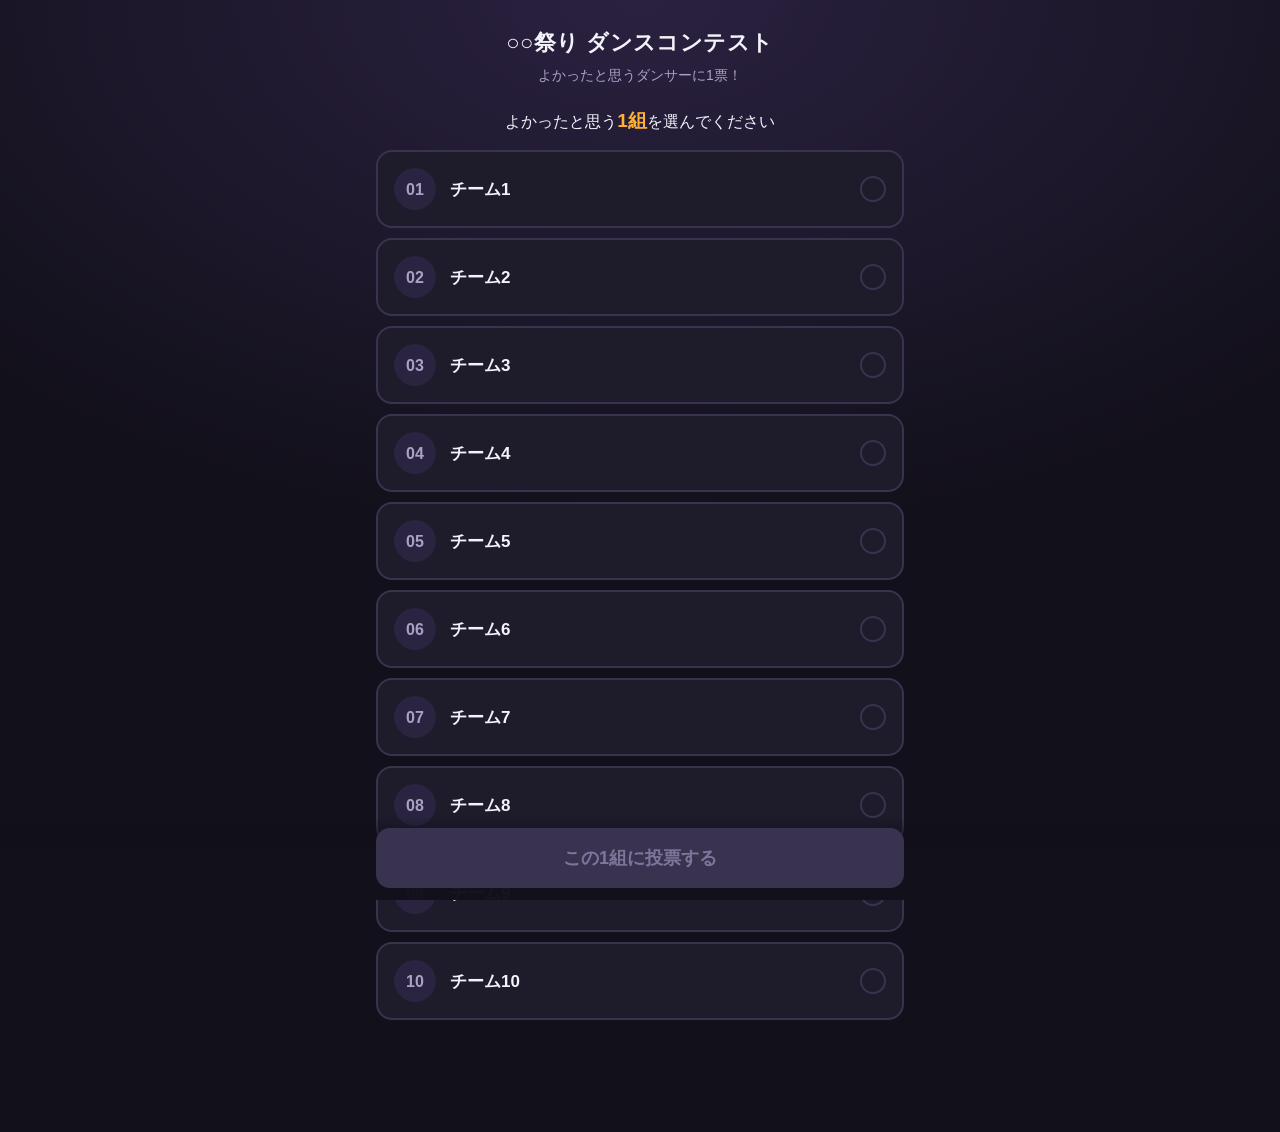
<file: index.html>
<!DOCTYPE html>
<html lang="ja">
<head>
<meta charset="UTF-8">
<meta name="viewport" content="width=device-width, initial-scale=1, viewport-fit=cover">
<meta name="robots" content="noindex">
<title>ダンス投票</title>
<link rel="stylesheet" href="assets/style.css">
</head>
<body>

<div class="wrap">

  <!-- 投票フォーム -->
  <section id="view-vote" class="view">
    <header class="head">
      <h1 id="eventTitle">ダンス投票</h1>
      <p id="eventSubtitle" class="sub"></p>
    </header>

    <div id="codeBox" class="codebox" hidden>
      <label for="venueCode">会場の合言葉</label>
      <input type="text" id="venueCode" inputmode="text" autocomplete="off"
             placeholder="会場で案内された言葉を入力">
    </div>

    <p class="lead">よかったと思う<strong>1組</strong>を選んでください</p>

    <ul id="dancerList" class="dancers"></ul>

    <p id="formError" class="error" hidden></p>

    <div class="footer-space"></div>
  </section>

  <!-- 送信中 -->
  <section id="view-sending" class="view center" hidden>
    <div class="spinner" aria-hidden="true"></div>
    <p class="big">送信中…</p>
    <p class="sub">画面を閉じずにお待ちください</p>
  </section>

  <!-- 完了 -->
  <section id="view-done" class="view center" hidden>
    <div class="check" aria-hidden="true">✓</div>
    <p class="big">投票ありがとうございました！</p>
    <p id="doneDancer" class="voted-name"></p>
    <p class="sub">投票は1人1回です。<br>結果発表をお楽しみに。</p>
  </section>

  <!-- 投票済み -->
  <section id="view-already" class="view center" hidden>
    <div class="check muted" aria-hidden="true">✓</div>
    <p class="big">投票済みです</p>
    <p id="alreadyDancer" class="voted-name"></p>
    <p class="sub">1人1回までの投票となっています。<br>ご協力ありがとうございました。</p>
  </section>

  <!-- 受付時間外 / エラー -->
  <section id="view-closed" class="view center" hidden>
    <div class="cross" aria-hidden="true">!</div>
    <p class="big" id="closedTitle">現在、投票を受け付けていません</p>
    <p class="sub" id="closedMsg"></p>
    <button type="button" class="retry" id="retryBtn">もう一度試す</button>
  </section>

</div>

<!-- 固定の投票ボタン -->
<div id="submitBar" class="submitbar" hidden>
  <button type="button" id="submitBtn" class="submit" disabled>この1組に投票する</button>
</div>

<script src="config.js"></script>
<script src="assets/app.js"></script>
</body>
</html>
</file>
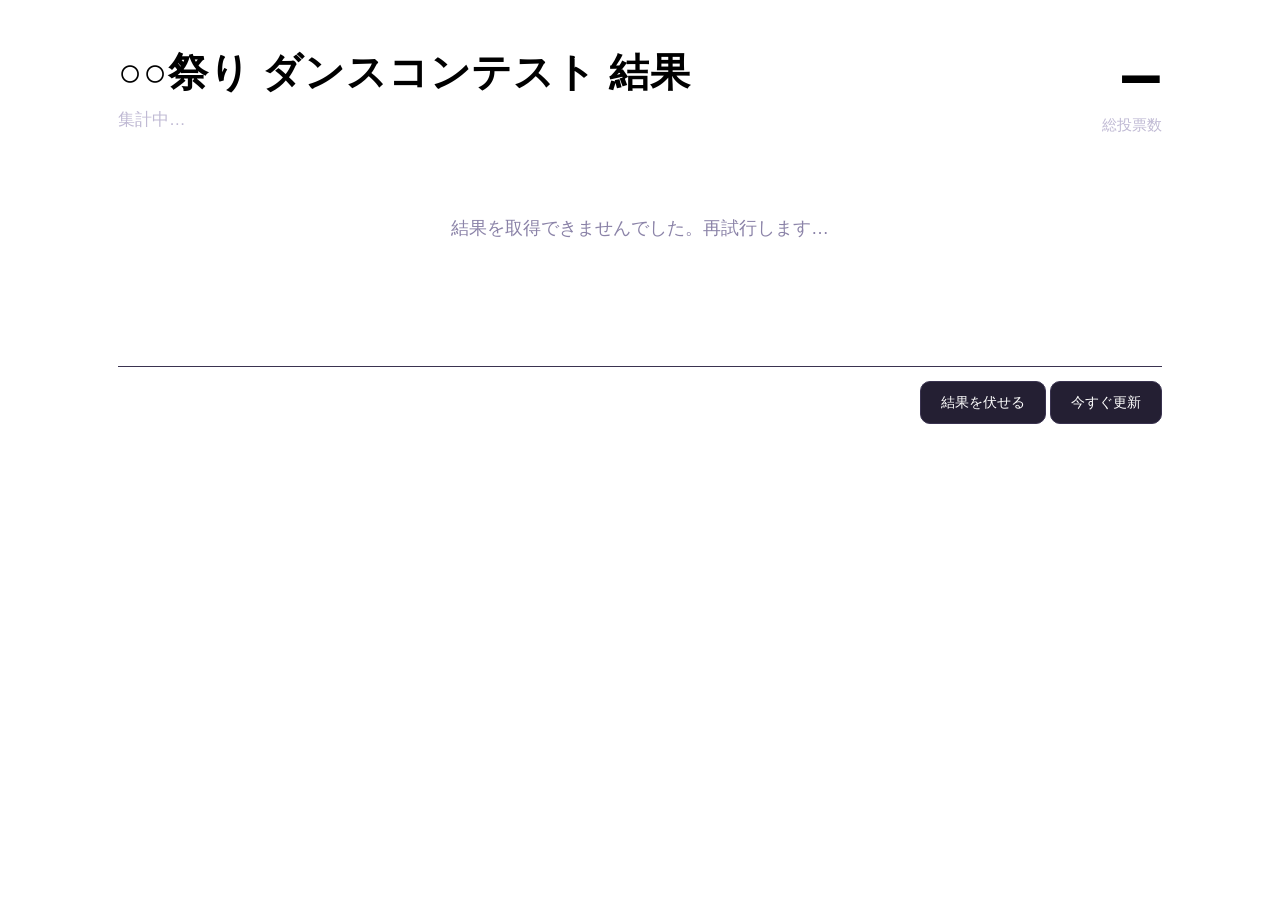
<file: results.html>
<!DOCTYPE html>
<html lang="ja">
<head>
<meta charset="UTF-8">
<meta name="viewport" content="width=device-width, initial-scale=1">
<meta name="robots" content="noindex">
<title>投票結果</title>
<style>
/* 投影用：暗い会場のスクリーンに合わせた1系列のランキング棒グラフ */
.viz-root{
  color-scheme:dark;
  --surface-1:#1a1626;      /* 描画面 */
  --surface-2:#241f33;      /* トラック */
  --text-primary:#ffffff;
  --text-secondary:#c0bad4;
  --text-muted:#8b83a8;
  --series-1:#d55181;       /* 得票バー（単一系列） */
  --line:#3a3350;
}
*{box-sizing:border-box}
html,body{margin:0;height:100%}
body{
  background:var(--surface-1);
  color:var(--text-primary);
  font-family:-apple-system,BlinkMacSystemFont,"Hiragino Sans","Noto Sans JP",sans-serif;
  line-height:1.5;
}
.viz-root{max-width:1100px;margin:0 auto;padding:32px 28px 48px}

/* ---- 見出し ---- */
.top{display:flex;align-items:flex-end;justify-content:space-between;gap:24px;flex-wrap:wrap;margin-bottom:8px}
h1{font-size:clamp(24px,3.2vw,40px);margin:0;letter-spacing:.02em}
.caption{color:var(--text-secondary);font-size:clamp(13px,1.3vw,17px);margin:6px 0 0}
.hero{text-align:right;line-height:1.1}
.hero .num{font-size:clamp(40px,6vw,76px);font-weight:800;font-variant-numeric:tabular-nums;display:block}
.hero .lbl{font-size:clamp(12px,1.2vw,15px);color:var(--text-secondary)}

/* ---- ランキング ---- */
.chart{list-style:none;margin:28px 0 0;padding:0;display:grid;gap:14px}
.row{display:grid;grid-template-columns:auto 1fr;gap:6px 16px;align-items:center}
.rank{
  width:clamp(38px,4vw,54px);height:clamp(38px,4vw,54px);border-radius:50%;
  display:flex;align-items:center;justify-content:center;
  background:var(--surface-2);color:var(--text-secondary);
  font-weight:800;font-size:clamp(16px,1.9vw,24px);font-variant-numeric:tabular-nums;
}
.row .label{display:flex;align-items:baseline;justify-content:space-between;gap:16px;min-width:0}
.team{font-size:clamp(17px,2.1vw,27px);font-weight:700;white-space:nowrap;overflow:hidden;text-overflow:ellipsis}
.value{font-variant-numeric:tabular-nums;white-space:nowrap;color:var(--text-secondary);font-size:clamp(14px,1.5vw,19px)}
.value b{color:var(--text-primary);font-size:clamp(19px,2.3vw,30px);margin-right:2px}
.track{
  grid-column:2;height:clamp(14px,1.6vw,22px);border-radius:0 4px 4px 0;
  background:var(--surface-2);position:relative;overflow:hidden;
}
.bar{
  height:100%;width:0;border-radius:0 4px 4px 0;background:var(--series-1);
  transition:width .6s cubic-bezier(.22,.9,.3,1);
}

/* ---- 状態表示 ---- */
.state{text-align:center;color:var(--text-muted);padding:64px 0;font-size:18px}
.foot{margin-top:32px;display:flex;justify-content:space-between;align-items:center;gap:16px;flex-wrap:wrap;
      border-top:1px solid var(--line);padding-top:14px;color:var(--text-muted);font-size:14px}
button{
  padding:10px 20px;border:1px solid var(--line);border-radius:10px;
  background:var(--surface-2);color:var(--text-primary);font:inherit;cursor:pointer
}
button:hover{border-color:var(--series-1)}

/* 発表前に伏せておくモード */
.hidden-mode .chart{filter:blur(18px);opacity:.55;pointer-events:none}
.hidden-mode .hero .num{filter:blur(16px)}

@media (prefers-reduced-motion:reduce){ .bar{transition:none} }
</style>
</head>
<body>
<div class="viz-root" id="root">

  <div class="top">
    <div>
      <h1 id="title">投票結果</h1>
      <p class="caption" id="caption">集計中…</p>
    </div>
    <div class="hero">
      <span class="num" id="total">–</span>
      <span class="lbl">総投票数</span>
    </div>
  </div>

  <p class="state" id="state">読み込み中…</p>
  <ol class="chart" id="chart" hidden></ol>

  <div class="foot">
    <span id="updated"></span>
    <span>
      <button type="button" id="toggleBtn">結果を伏せる</button>
      <button type="button" id="reloadBtn">今すぐ更新</button>
    </span>
  </div>

</div>

<script src="config.js"></script>
<script src="assets/results.js"></script>
</body>
</html>
</file>
<file: assets/style.css>
:root{
  --bg:#12101a;
  --card:#1e1b2b;
  --card-hi:#2a2440;
  --line:#3a3350;
  --text:#f4f2fa;
  --muted:#a9a2c4;
  --accent:#ff4f8b;
  --accent-2:#ffb03a;
  --ok:#3ddc97;
  --err:#ff6b6b;
  --bar-h:88px;
}
*{box-sizing:border-box;-webkit-tap-highlight-color:transparent}
html,body{margin:0;padding:0}
body{
  background:radial-gradient(120% 80% at 50% 0%,#2a2140 0%,var(--bg) 60%) no-repeat,var(--bg);
  color:var(--text);
  font-family:-apple-system,BlinkMacSystemFont,"Hiragino Sans","Noto Sans JP",sans-serif;
  line-height:1.6;
  min-height:100vh;
  -webkit-text-size-adjust:100%;
}
.wrap{max-width:560px;margin:0 auto;padding:20px 16px calc(var(--bar-h) + env(safe-area-inset-bottom,0px) + 16px)}
.view[hidden]{display:none!important}

/* ---- ヘッダー ---- */
.head{text-align:center;margin:8px 0 20px}
h1{font-size:22px;line-height:1.35;margin:0 0 6px;letter-spacing:.02em}
.sub{color:var(--muted);font-size:14px;margin:0}
.lead{text-align:center;font-size:16px;margin:0 0 14px}
.lead strong{color:var(--accent-2);font-size:19px}

/* ---- 合言葉 ---- */
.codebox{background:var(--card);border:1px solid var(--line);border-radius:14px;padding:14px;margin-bottom:18px}
.codebox label{display:block;font-size:13px;color:var(--muted);margin-bottom:6px}
.codebox input{
  width:100%;padding:12px 14px;font-size:17px;border-radius:10px;
  border:1px solid var(--line);background:#15121f;color:var(--text)
}
.codebox input:focus{outline:2px solid var(--accent);outline-offset:1px}

/* ---- ダンサー一覧 ---- */
.dancers{list-style:none;margin:0;padding:0;display:grid;gap:10px}
.dancer{
  display:flex;align-items:center;gap:14px;width:100%;text-align:left;
  background:var(--card);border:2px solid var(--line);border-radius:16px;
  padding:16px 16px;color:var(--text);font:inherit;cursor:pointer;
  transition:border-color .15s,background .15s,transform .08s;
}
.dancer:active{transform:scale(.985)}
.dancer .no{
  flex:0 0 auto;width:42px;height:42px;border-radius:50%;
  display:flex;align-items:center;justify-content:center;
  background:var(--card-hi);color:var(--muted);
  font-weight:700;font-size:16px;font-variant-numeric:tabular-nums;
}
.dancer .body{flex:1 1 auto;min-width:0}
.dancer .name{font-size:17px;font-weight:700;line-height:1.35}
.dancer .note{font-size:13px;color:var(--muted);margin-top:2px}
.dancer .mark{flex:0 0 auto;width:26px;height:26px;border-radius:50%;border:2px solid var(--line)}
.dancer[aria-pressed="true"]{
  border-color:var(--accent);background:var(--card-hi);
}
.dancer[aria-pressed="true"] .no{background:var(--accent);color:#fff}
.dancer[aria-pressed="true"] .mark{
  border-color:var(--accent);background:var(--accent);
  background-image:url("data:image/svg+xml,%3Csvg xmlns='http://www.w3.org/2000/svg' viewBox='0 0 24 24' fill='none' stroke='%23fff' stroke-width='3.5' stroke-linecap='round' stroke-linejoin='round'%3E%3Cpolyline points='20 6 9 17 4 12'/%3E%3C/svg%3E");
  background-size:16px;background-position:center;background-repeat:no-repeat;
}

/* ---- 送信バー ---- */
.submitbar{
  position:fixed;left:0;right:0;bottom:0;z-index:10;
  padding:12px 16px calc(12px + env(safe-area-inset-bottom,0px));
  background:linear-gradient(to top,rgba(18,16,26,.98) 60%,rgba(18,16,26,0));
}
.submitbar[hidden]{display:none!important}
.submit{
  display:block;width:100%;max-width:528px;margin:0 auto;
  padding:18px;border:0;border-radius:14px;
  background:linear-gradient(135deg,var(--accent),#ff7a3d);
  color:#fff;font-size:18px;font-weight:700;font-family:inherit;cursor:pointer;
  box-shadow:0 6px 20px rgba(255,79,139,.35);
}
.submit:disabled{background:#3a3350;color:#7d769b;box-shadow:none;cursor:default}

/* ---- 結果画面 ---- */
.center{text-align:center;padding-top:14vh}
.big{font-size:21px;font-weight:700;margin:18px 0 6px}
.voted-name{
  display:inline-block;margin:4px 0 14px;padding:8px 18px;border-radius:999px;
  background:var(--card-hi);border:1px solid var(--line);font-weight:700;font-size:17px
}
.check{
  width:84px;height:84px;margin:0 auto;border-radius:50%;
  background:var(--ok);color:#10281f;font-size:46px;font-weight:700;
  display:flex;align-items:center;justify-content:center
}
.check.muted{background:var(--card-hi);color:var(--muted);border:2px solid var(--line)}
.cross{
  width:84px;height:84px;margin:0 auto;border-radius:50%;
  background:var(--err);color:#fff;font-size:46px;font-weight:700;
  display:flex;align-items:center;justify-content:center
}
.error{color:var(--err);text-align:center;font-size:14px;margin:14px 0 0}
.retry{
  margin-top:22px;padding:14px 28px;border:1px solid var(--line);border-radius:12px;
  background:var(--card);color:var(--text);font:inherit;font-size:16px;cursor:pointer
}
.spinner{
  width:52px;height:52px;margin:0 auto;border-radius:50%;
  border:5px solid var(--line);border-top-color:var(--accent);
  animation:spin .9s linear infinite
}
@keyframes spin{to{transform:rotate(360deg)}}
.footer-space{height:8px}

@media (prefers-reduced-motion:reduce){
  .spinner{animation-duration:3s}
  .dancer{transition:none}
}
</file>
